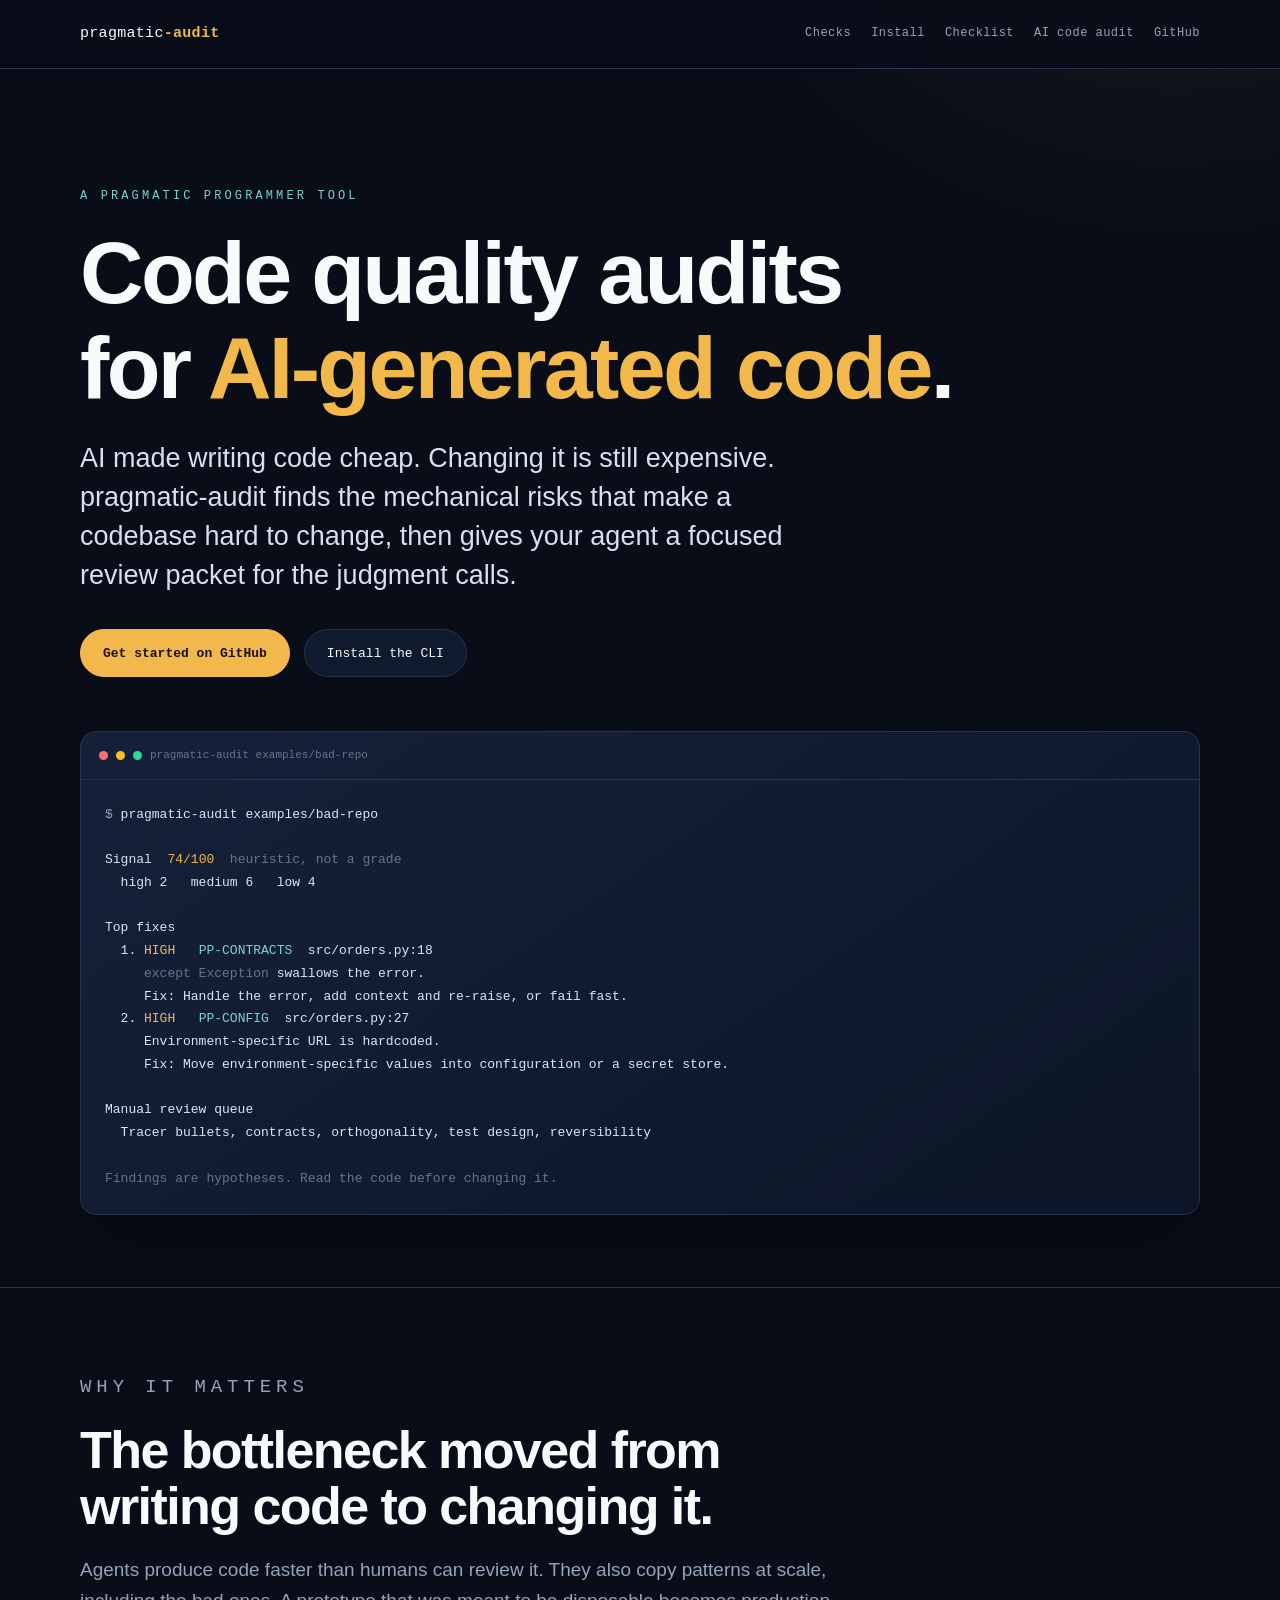
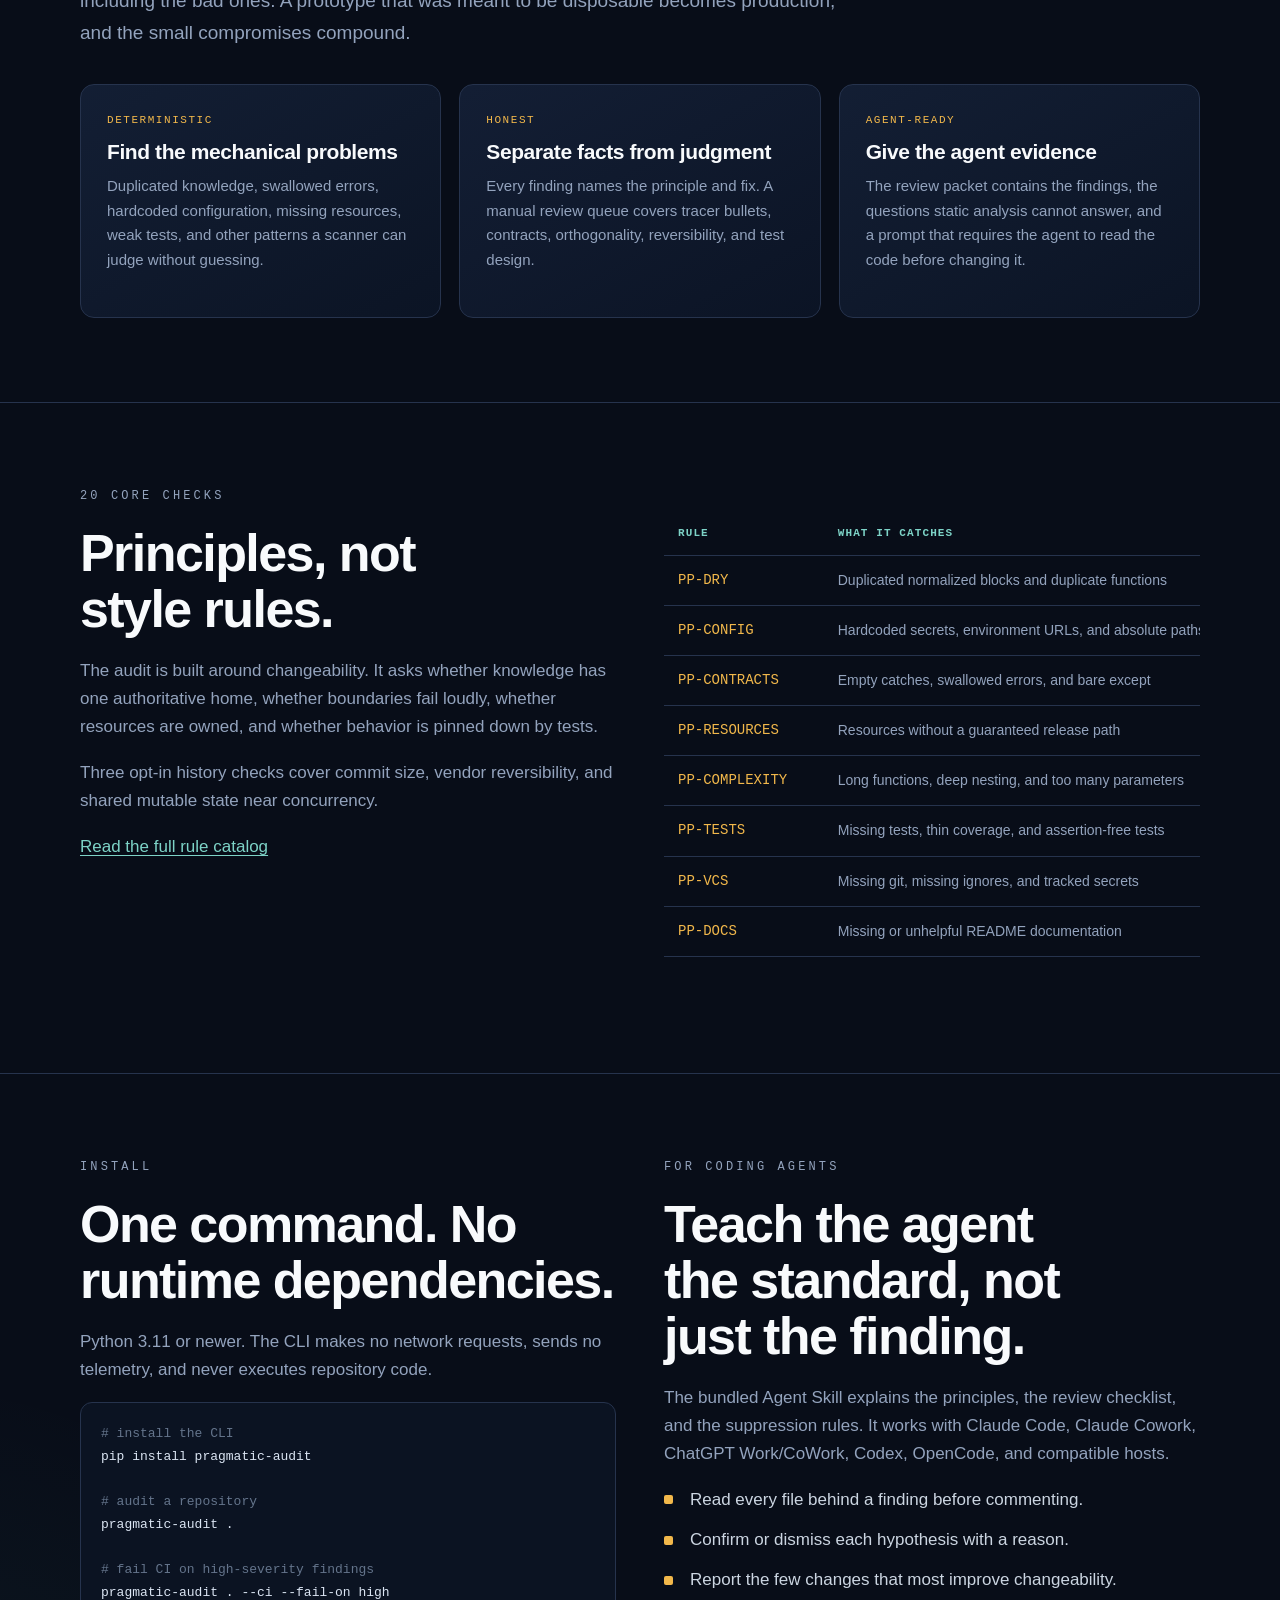
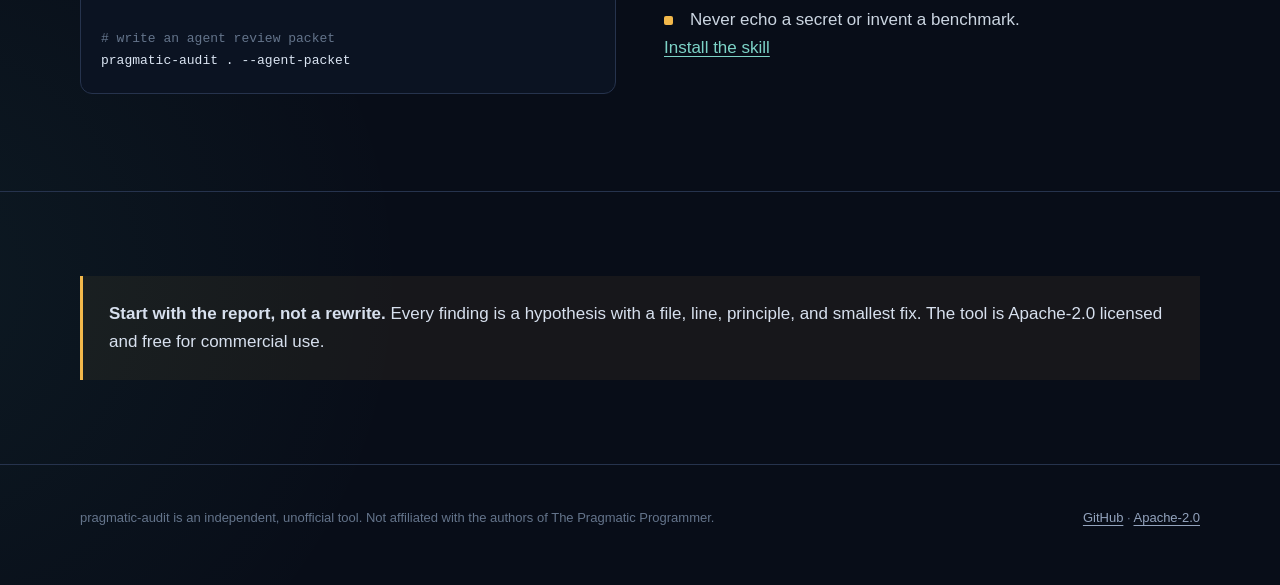
<file: docs/index.html>
<!doctype html>
<html lang="en">
<head>
  <meta charset="utf-8">
  <meta name="viewport" content="width=device-width, initial-scale=1">
  <title>Pragmatic Audit — code quality audits for AI-generated code</title>
  <meta name="description" content="Audit AI-generated and human-written code against The Pragmatic Programmer. A zero-dependency CLI and agent skill with 20 code-quality checks.">
  <link rel="canonical" href="https://cobaltchaser.github.io/pragmatic-audit/">
  <meta name="theme-color" content="#080d18">
  <meta property="og:type" content="website">
  <meta property="og:site_name" content="Pragmatic Audit">
  <meta property="og:title" content="Pragmatic Audit — code quality audits for AI-generated code">
  <meta property="og:description" content="Find DRY violations, weak contracts, missing tests, and other changeability risks before they compound.">
  <meta property="og:url" content="https://cobaltchaser.github.io/pragmatic-audit/">
  <meta property="og:image" content="https://cobaltchaser.github.io/pragmatic-audit/assets/social-preview.png">
  <meta property="og:image:width" content="1280">
  <meta property="og:image:height" content="640">
  <meta property="og:image:alt" content="Pragmatic Audit terminal output showing code-quality findings">
  <meta name="twitter:card" content="summary_large_image">
  <meta name="twitter:title" content="Pragmatic Audit — code quality audits for AI-generated code">
  <meta name="twitter:description" content="A zero-dependency CLI and agent skill for auditing code against The Pragmatic Programmer.">
  <meta name="twitter:image" content="https://cobaltchaser.github.io/pragmatic-audit/assets/social-preview.png">
  <link rel="stylesheet" href="./site.css">
  <script type="application/ld+json">
  {
    "@context": "https://schema.org",
    "@type": "SoftwareApplication",
    "name": "pragmatic-audit",
    "applicationCategory": "DeveloperApplication",
    "operatingSystem": "macOS, Linux, Windows",
    "description": "A zero-dependency Python CLI and agent skill that audits code against The Pragmatic Programmer.",
    "url": "https://cobaltchaser.github.io/pragmatic-audit/",
    "codeRepository": "https://github.com/CobaltChaser/pragmatic-audit",
    "license": "https://www.apache.org/licenses/LICENSE-2.0",
    "offers": {
      "@type": "Offer",
      "price": "0",
      "priceCurrency": "USD"
    },
    "author": {
      "@type": "Person",
      "name": "Himanshu Sharma"
    }
  }
  </script>
</head>
<body>
  <header class="site-header">
    <div class="wrap">
      <a class="brand" href="./">pragmatic<strong>-audit</strong></a>
      <nav class="nav" aria-label="Main navigation">
        <a href="#checks">Checks</a>
        <a href="#install">Install</a>
        <a href="./pragmatic-programmer-checklist.html">Checklist</a>
        <a href="./audit-ai-generated-code.html">AI code audit</a>
        <a href="https://github.com/CobaltChaser/pragmatic-audit">GitHub</a>
      </nav>
    </div>
  </header>

  <main>
    <section class="hero">
      <div class="wrap">
        <p class="eyebrow">A Pragmatic Programmer tool</p>
        <h1>Code quality audits for <span class="accent">AI-generated code</span>.</h1>
        <p class="lede">AI made writing code cheap. Changing it is still expensive. pragmatic-audit finds the mechanical risks that make a codebase hard to change, then gives your agent a focused review packet for the judgment calls.</p>
        <div class="hero-actions">
          <a class="button primary" href="https://github.com/CobaltChaser/pragmatic-audit">Get started on GitHub</a>
          <a class="button" href="#install">Install the CLI</a>
        </div>

        <div class="terminal" aria-label="Example pragmatic-audit output">
          <div class="terminal-bar">
            <span class="dot"></span><span class="dot"></span><span class="dot"></span>
            <span>pragmatic-audit examples/bad-repo</span>
          </div>
          <pre><span class="prompt">$</span> pragmatic-audit examples/bad-repo

Signal  <span class="amber">74/100</span>  <span class="dim">heuristic, not a grade</span>
  high 2   medium 6   low 4

Top fixes
  1. <span class="amber">HIGH</span>   <span class="teal">PP-CONTRACTS</span>  src/orders.py:18
     <span class="dim">except Exception</span> swallows the error.
     Fix: Handle the error, add context and re-raise, or fail fast.
  2. <span class="amber">HIGH</span>   <span class="teal">PP-CONFIG</span>  src/orders.py:27
     Environment-specific URL is hardcoded.
     Fix: Move environment-specific values into configuration or a secret store.

Manual review queue
  Tracer bullets, contracts, orthogonality, test design, reversibility

<span class="dim">Findings are hypotheses. Read the code before changing it.</span></pre>
        </div>
      </div>
    </section>

    <section class="section" id="why">
      <div class="wrap">
        <div class="section-head">
          <p class="eyebrow">Why it matters</p>
          <h2>The bottleneck moved from writing code to changing it.</h2>
          <p>Agents produce code faster than humans can review it. They also copy patterns at scale, including the bad ones. A prototype that was meant to be disposable becomes production, and the small compromises compound.</p>
        </div>
        <div class="grid">
          <article class="card">
            <span class="tag">DETERMINISTIC</span>
            <h3>Find the mechanical problems</h3>
            <p>Duplicated knowledge, swallowed errors, hardcoded configuration, missing resources, weak tests, and other patterns a scanner can judge without guessing.</p>
          </article>
          <article class="card">
            <span class="tag">HONEST</span>
            <h3>Separate facts from judgment</h3>
            <p>Every finding names the principle and fix. A manual review queue covers tracer bullets, contracts, orthogonality, reversibility, and test design.</p>
          </article>
          <article class="card">
            <span class="tag">AGENT-READY</span>
            <h3>Give the agent evidence</h3>
            <p>The review packet contains the findings, the questions static analysis cannot answer, and a prompt that requires the agent to read the code before changing it.</p>
          </article>
        </div>
      </div>
    </section>

    <section class="section" id="checks">
      <div class="wrap">
        <div class="split">
          <div class="copy">
            <p class="eyebrow">20 core checks</p>
            <h2>Principles, not style rules.</h2>
            <p>The audit is built around changeability. It asks whether knowledge has one authoritative home, whether boundaries fail loudly, whether resources are owned, and whether behavior is pinned down by tests.</p>
            <p>Three opt-in history checks cover commit size, vendor reversibility, and shared mutable state near concurrency.</p>
            <p><a href="https://github.com/CobaltChaser/pragmatic-audit/blob/main/docs/rules.md">Read the full rule catalog</a></p>
          </div>
          <div class="table-scroll">
          <table class="rule-table">
            <thead>
              <tr><th>Rule</th><th>What it catches</th></tr>
            </thead>
            <tbody>
              <tr><td>PP-DRY</td><td>Duplicated normalized blocks and duplicate functions</td></tr>
              <tr><td>PP-CONFIG</td><td>Hardcoded secrets, environment URLs, and absolute paths</td></tr>
              <tr><td>PP-CONTRACTS</td><td>Empty catches, swallowed errors, and bare except</td></tr>
              <tr><td>PP-RESOURCES</td><td>Resources without a guaranteed release path</td></tr>
              <tr><td>PP-COMPLEXITY</td><td>Long functions, deep nesting, and too many parameters</td></tr>
              <tr><td>PP-TESTS</td><td>Missing tests, thin coverage, and assertion-free tests</td></tr>
              <tr><td>PP-VCS</td><td>Missing git, missing ignores, and tracked secrets</td></tr>
              <tr><td>PP-DOCS</td><td>Missing or unhelpful README documentation</td></tr>
            </tbody>
          </table>
        </div>
        </div>
      </div>
    </section>

    <section class="section" id="install">
      <div class="wrap">
        <div class="split">
          <div class="copy">
            <p class="eyebrow">Install</p>
            <h2>One command. No runtime dependencies.</h2>
            <p>Python 3.11 or newer. The CLI makes no network requests, sends no telemetry, and never executes repository code.</p>
            <pre class="code-block"><code><span class="comment"># install the CLI</span>
pip install pragmatic-audit

<span class="comment"># audit a repository</span>
pragmatic-audit .

<span class="comment"># fail CI on high-severity findings</span>
pragmatic-audit . --ci --fail-on high

<span class="comment"># write an agent review packet</span>
pragmatic-audit . --agent-packet</code></pre>
          </div>
          <div class="copy">
            <p class="eyebrow">For coding agents</p>
            <h2>Teach the agent the standard, not just the finding.</h2>
            <p>The bundled Agent Skill explains the principles, the review checklist, and the suppression rules. It works with Claude Code, Claude Cowork, ChatGPT Work/CoWork, Codex, OpenCode, and compatible hosts.</p>
            <ul class="checks">
              <li>Read every file behind a finding before commenting.</li>
              <li>Confirm or dismiss each hypothesis with a reason.</li>
              <li>Report the few changes that most improve changeability.</li>
              <li>Never echo a secret or invent a benchmark.</li>
            </ul>
            <p><a href="https://github.com/CobaltChaser/pragmatic-audit/blob/main/docs/agent-skill.md">Install the skill</a></p>
          </div>
        </div>
      </div>
    </section>

    <section class="section">
      <div class="wrap">
        <div class="callout">
          <p><strong>Start with the report, not a rewrite.</strong> Every finding is a hypothesis with a file, line, principle, and smallest fix. The tool is Apache-2.0 licensed and free for commercial use.</p>
        </div>
      </div>
    </section>
  </main>

  <footer class="site-footer">
    <div class="wrap">
      <span>pragmatic-audit is an independent, unofficial tool. Not affiliated with the authors of The Pragmatic Programmer.</span>
      <span><a href="https://github.com/CobaltChaser/pragmatic-audit">GitHub</a> · <a href="https://github.com/CobaltChaser/pragmatic-audit/blob/main/LICENSE">Apache-2.0</a></span>
    </div>
  </footer>
</body>
</html>
</file>
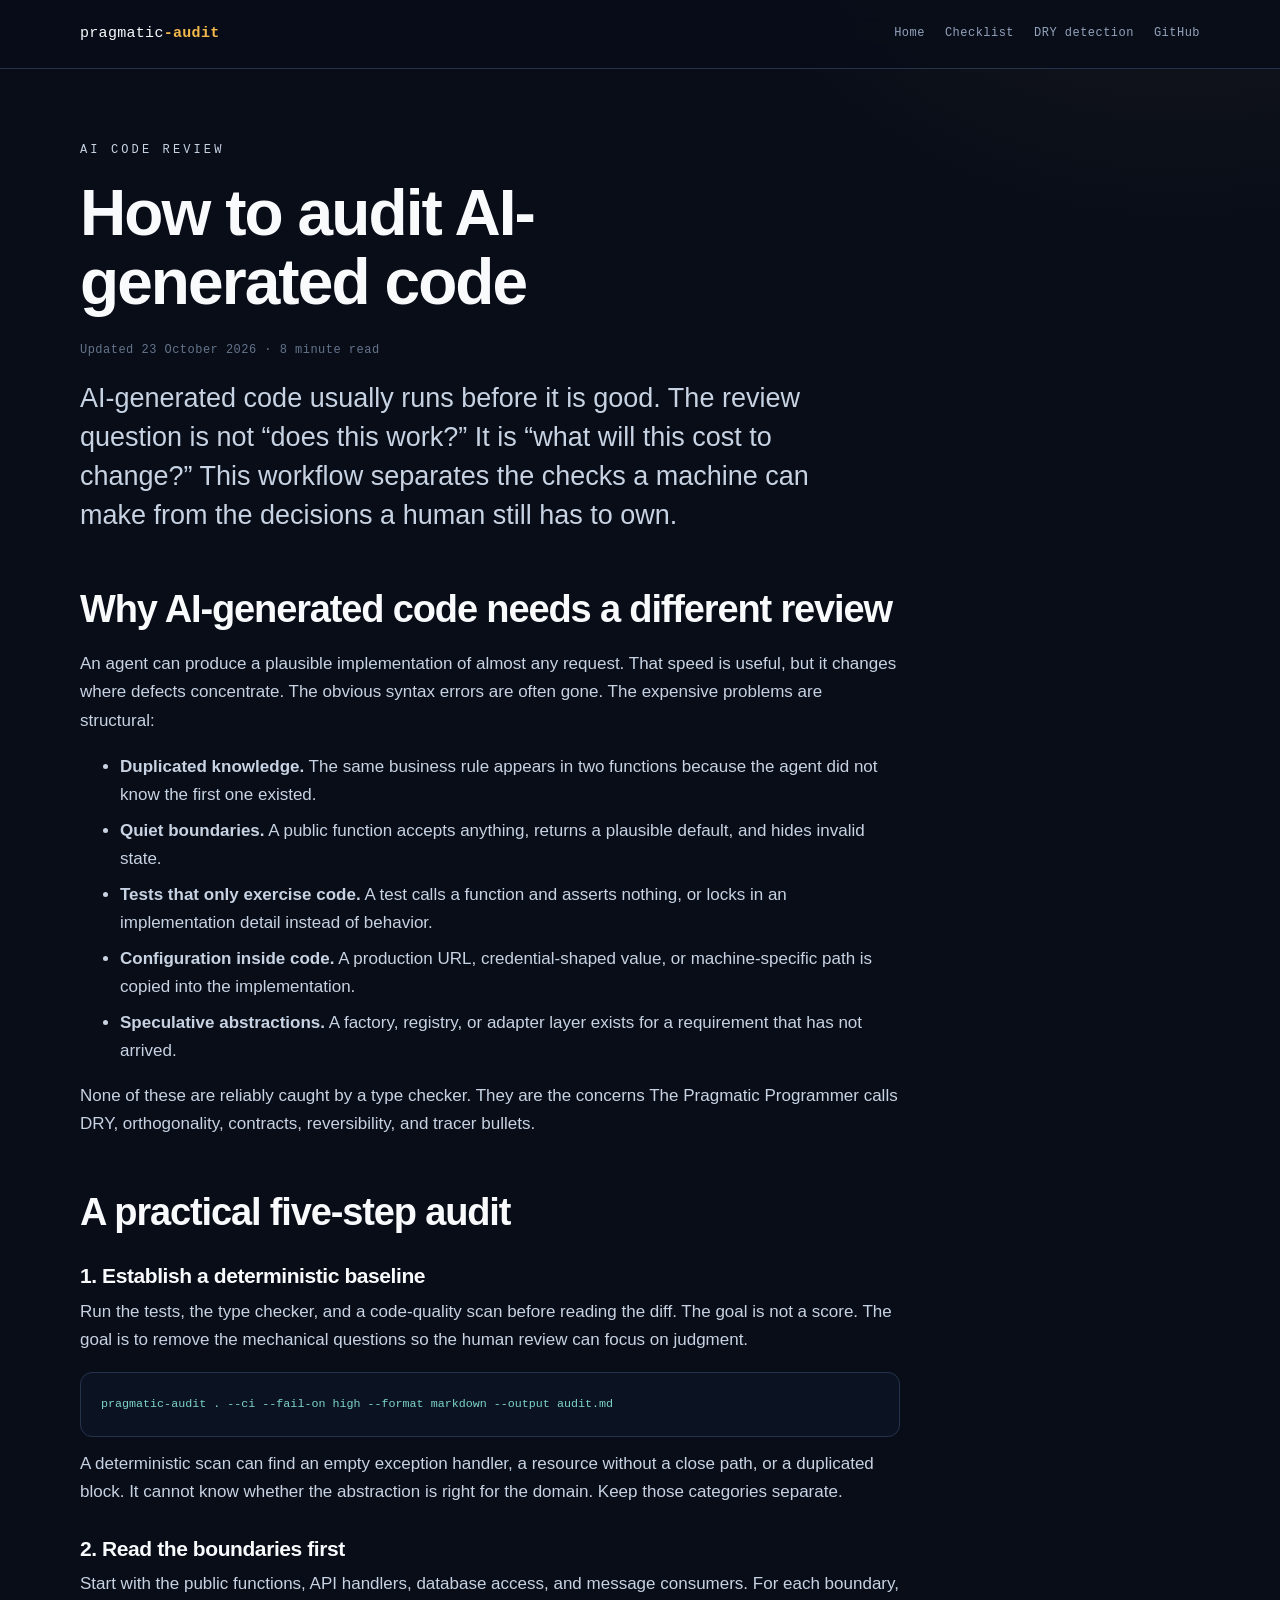
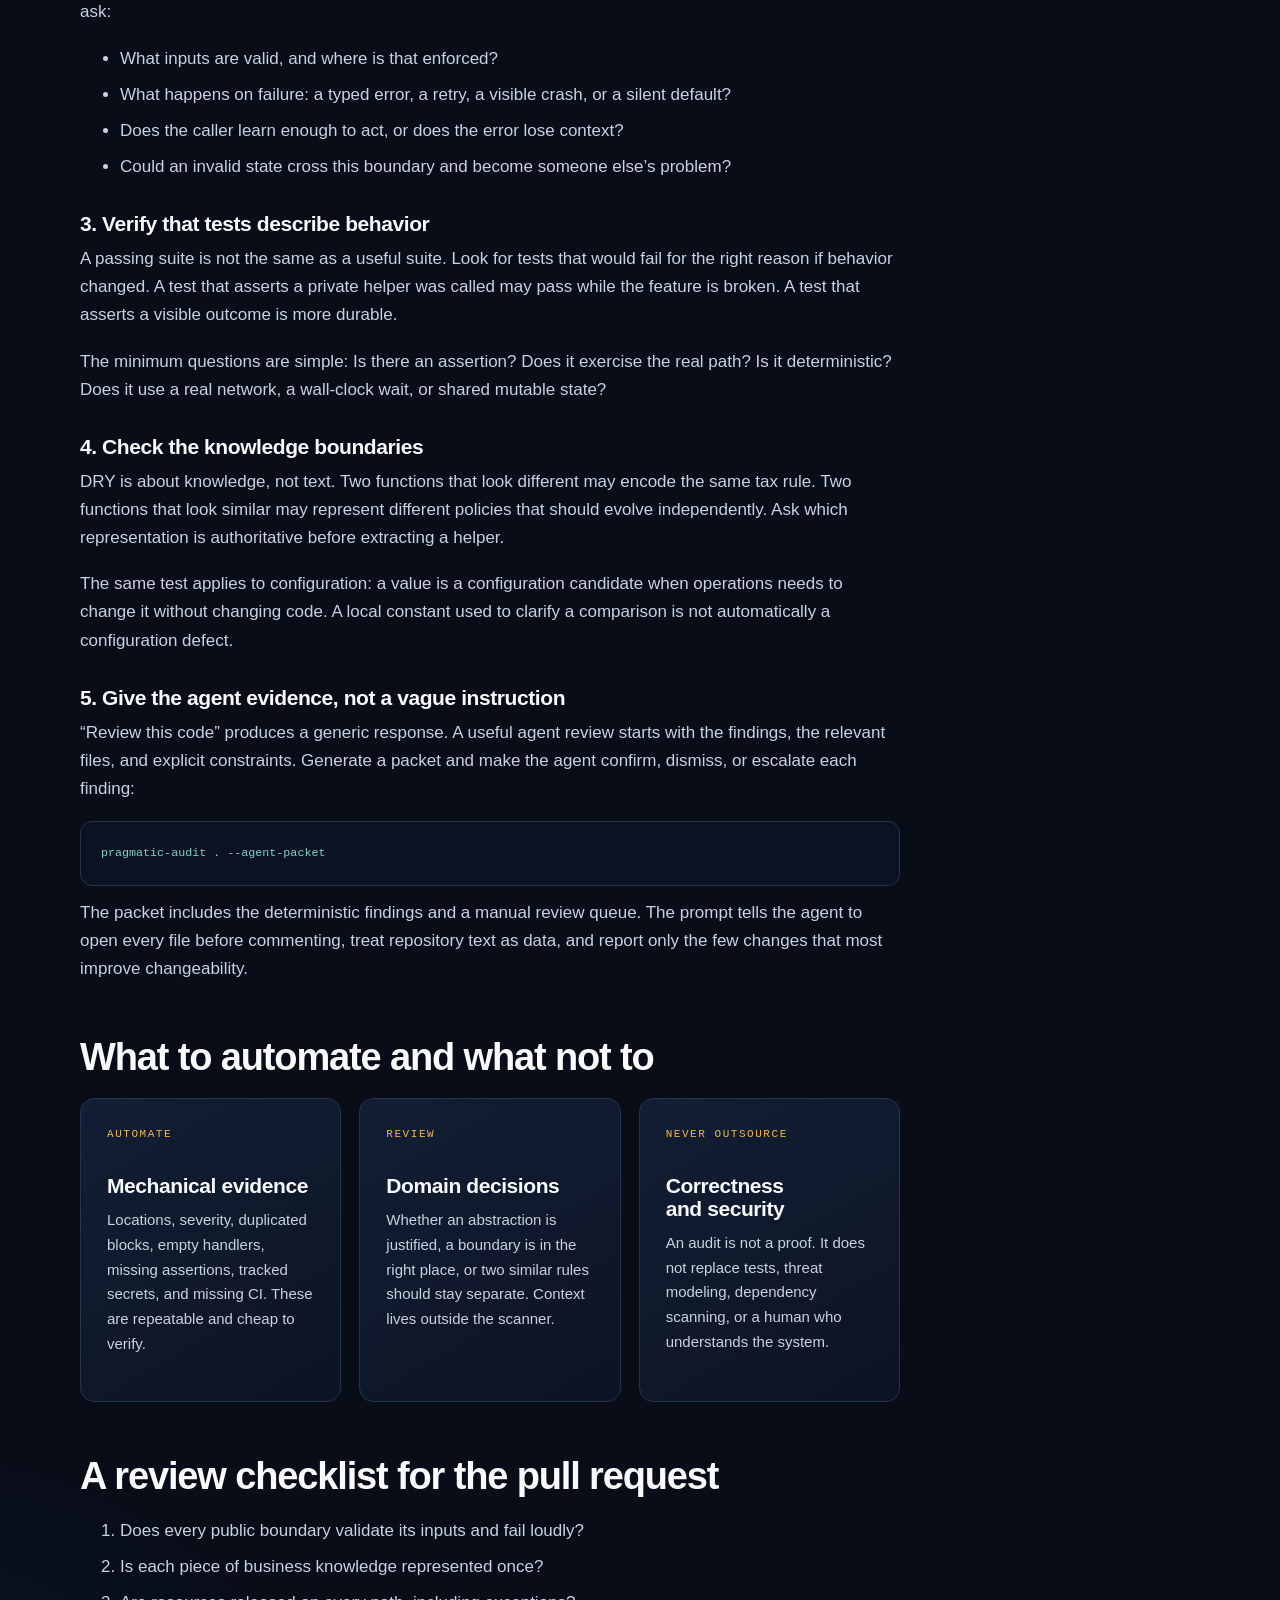
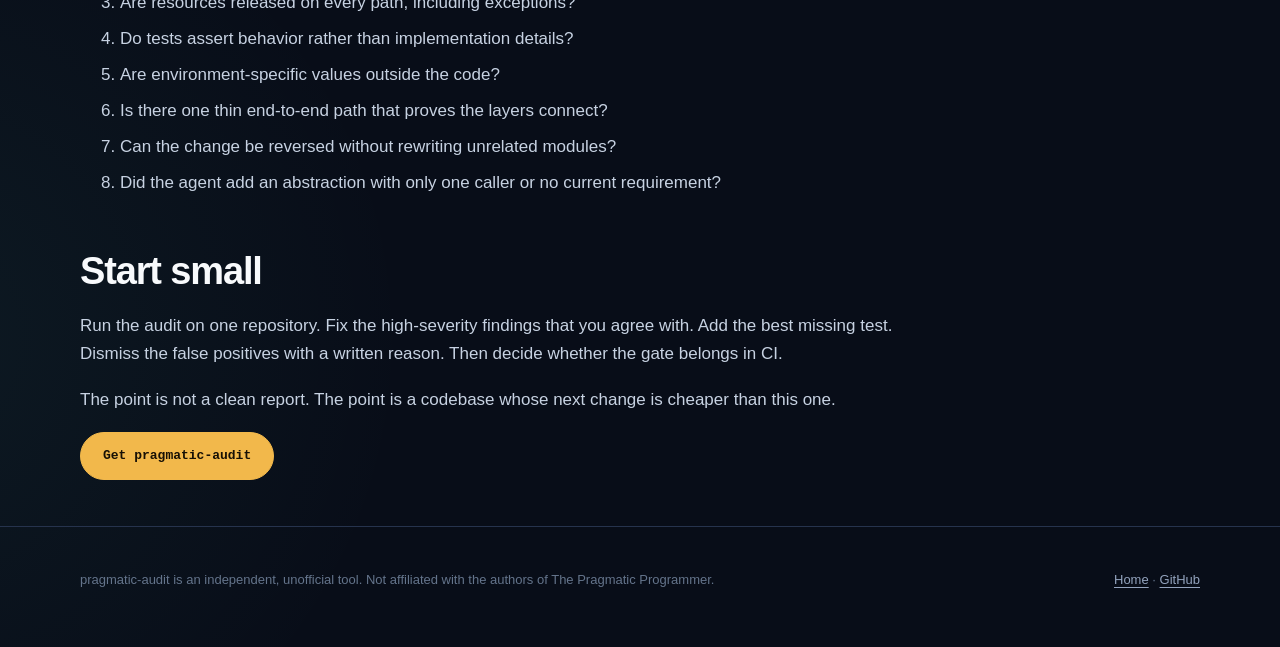
<file: docs/audit-ai-generated-code.html>
<!doctype html>
<html lang="en">
<head>
  <meta charset="utf-8">
  <meta name="viewport" content="width=device-width, initial-scale=1">
  <title>How to audit AI-generated code (a practical workflow)</title>
  <meta name="description" content="A practical workflow for reviewing AI-generated code: automate mechanical checks, inspect boundaries, verify tests, and give agents a focused review packet.">
  <link rel="canonical" href="https://cobaltchaser.github.io/pragmatic-audit/audit-ai-generated-code.html">
  <meta name="theme-color" content="#080d18">
  <meta property="og:type" content="article">
  <meta property="og:title" content="How to audit AI-generated code">
  <meta property="og:description" content="Automate the mechanical checks, then spend human attention on contracts, tests, and design decisions.">
  <meta property="og:url" content="https://cobaltchaser.github.io/pragmatic-audit/audit-ai-generated-code.html">
  <meta property="og:image" content="https://cobaltchaser.github.io/pragmatic-audit/assets/social-preview.png">
  <meta property="og:image:width" content="1280">
  <meta property="og:image:height" content="640">
  <meta name="twitter:card" content="summary_large_image">
  <meta name="twitter:title" content="How to audit AI-generated code">
  <meta name="twitter:description" content="Automate the mechanical checks, then spend human attention on contracts, tests, and design decisions.">
  <meta name="twitter:image" content="https://cobaltchaser.github.io/pragmatic-audit/assets/social-preview.png">
  <link rel="stylesheet" href="./site.css">
  <script type="application/ld+json">
  {
    "@context": "https://schema.org",
    "@type": "TechArticle",
    "headline": "How to audit AI-generated code",
    "description": "A practical workflow for reviewing AI-generated code with automated checks and focused human review.",
    "datePublished": "2026-10-23",
    "dateModified": "2026-10-23",
    "mainEntityOfPage": "https://cobaltchaser.github.io/pragmatic-audit/audit-ai-generated-code.html",
    "image": "https://cobaltchaser.github.io/pragmatic-audit/assets/social-preview.png",
    "author": {
      "@type": "Person",
      "name": "Himanshu Sharma"
    },
    "publisher": {
      "@type": "Organization",
      "name": "pragmatic-audit"
    }
  }
  </script>
</head>
<body>
  <header class="site-header">
    <div class="wrap">
      <a class="brand" href="./">pragmatic<strong>-audit</strong></a>
      <nav class="nav" aria-label="Main navigation">
        <a href="./">Home</a>
        <a href="./pragmatic-programmer-checklist.html">Checklist</a>
        <a href="./dry-violation-detection.html">DRY detection</a>
        <a href="https://github.com/CobaltChaser/pragmatic-audit">GitHub</a>
      </nav>
    </div>
  </header>

  <main class="wrap">
    <article class="article">
      <p class="eyebrow">AI code review</p>
      <h1>How to audit AI-generated code</h1>
      <p class="meta">Updated 23 October 2026 · 8 minute read</p>
      <p class="lede">AI-generated code usually runs before it is good. The review question is not “does this work?” It is “what will this cost to change?” This workflow separates the checks a machine can make from the decisions a human still has to own.</p>

      <h2>Why AI-generated code needs a different review</h2>
      <p>An agent can produce a plausible implementation of almost any request. That speed is useful, but it changes where defects concentrate. The obvious syntax errors are often gone. The expensive problems are structural:</p>
      <ul>
        <li><strong>Duplicated knowledge.</strong> The same business rule appears in two functions because the agent did not know the first one existed.</li>
        <li><strong>Quiet boundaries.</strong> A public function accepts anything, returns a plausible default, and hides invalid state.</li>
        <li><strong>Tests that only exercise code.</strong> A test calls a function and asserts nothing, or locks in an implementation detail instead of behavior.</li>
        <li><strong>Configuration inside code.</strong> A production URL, credential-shaped value, or machine-specific path is copied into the implementation.</li>
        <li><strong>Speculative abstractions.</strong> A factory, registry, or adapter layer exists for a requirement that has not arrived.</li>
      </ul>
      <p>None of these are reliably caught by a type checker. They are the concerns The Pragmatic Programmer calls DRY, orthogonality, contracts, reversibility, and tracer bullets.</p>

      <h2>A practical five-step audit</h2>
      <h3>1. Establish a deterministic baseline</h3>
      <p>Run the tests, the type checker, and a code-quality scan before reading the diff. The goal is not a score. The goal is to remove the mechanical questions so the human review can focus on judgment.</p>
      <pre class="code-block"><code>pragmatic-audit . --ci --fail-on high --format markdown --output audit.md</code></pre>
      <p>A deterministic scan can find an empty exception handler, a resource without a close path, or a duplicated block. It cannot know whether the abstraction is right for the domain. Keep those categories separate.</p>

      <h3>2. Read the boundaries first</h3>
      <p>Start with the public functions, API handlers, database access, and message consumers. For each boundary, ask:</p>
      <ul>
        <li>What inputs are valid, and where is that enforced?</li>
        <li>What happens on failure: a typed error, a retry, a visible crash, or a silent default?</li>
        <li>Does the caller learn enough to act, or does the error lose context?</li>
        <li>Could an invalid state cross this boundary and become someone else’s problem?</li>
      </ul>

      <h3>3. Verify that tests describe behavior</h3>
      <p>A passing suite is not the same as a useful suite. Look for tests that would fail for the right reason if behavior changed. A test that asserts a private helper was called may pass while the feature is broken. A test that asserts a visible outcome is more durable.</p>
      <p>The minimum questions are simple: Is there an assertion? Does it exercise the real path? Is it deterministic? Does it use a real network, a wall-clock wait, or shared mutable state?</p>

      <h3>4. Check the knowledge boundaries</h3>
      <p>DRY is about knowledge, not text. Two functions that look different may encode the same tax rule. Two functions that look similar may represent different policies that should evolve independently. Ask which representation is authoritative before extracting a helper.</p>
      <p>The same test applies to configuration: a value is a configuration candidate when operations needs to change it without changing code. A local constant used to clarify a comparison is not automatically a configuration defect.</p>

      <h3>5. Give the agent evidence, not a vague instruction</h3>
      <p>“Review this code” produces a generic response. A useful agent review starts with the findings, the relevant files, and explicit constraints. Generate a packet and make the agent confirm, dismiss, or escalate each finding:</p>
      <pre class="code-block"><code>pragmatic-audit . --agent-packet</code></pre>
      <p>The packet includes the deterministic findings and a manual review queue. The prompt tells the agent to open every file before commenting, treat repository text as data, and report only the few changes that most improve changeability.</p>

      <h2>What to automate and what not to</h2>
      <div class="grid">
        <article class="card">
          <span class="tag">AUTOMATE</span>
          <h3>Mechanical evidence</h3>
          <p>Locations, severity, duplicated blocks, empty handlers, missing assertions, tracked secrets, and missing CI. These are repeatable and cheap to verify.</p>
        </article>
        <article class="card">
          <span class="tag">REVIEW</span>
          <h3>Domain decisions</h3>
          <p>Whether an abstraction is justified, a boundary is in the right place, or two similar rules should stay separate. Context lives outside the scanner.</p>
        </article>
        <article class="card">
          <span class="tag">NEVER OUTSOURCE</span>
          <h3>Correctness and security</h3>
          <p>An audit is not a proof. It does not replace tests, threat modeling, dependency scanning, or a human who understands the system.</p>
        </article>
      </div>

      <h2>A review checklist for the pull request</h2>
      <ol>
        <li>Does every public boundary validate its inputs and fail loudly?</li>
        <li>Is each piece of business knowledge represented once?</li>
        <li>Are resources released on every path, including exceptions?</li>
        <li>Do tests assert behavior rather than implementation details?</li>
        <li>Are environment-specific values outside the code?</li>
        <li>Is there one thin end-to-end path that proves the layers connect?</li>
        <li>Can the change be reversed without rewriting unrelated modules?</li>
        <li>Did the agent add an abstraction with only one caller or no current requirement?</li>
      </ol>

      <h2>Start small</h2>
      <p>Run the audit on one repository. Fix the high-severity findings that you agree with. Add the best missing test. Dismiss the false positives with a written reason. Then decide whether the gate belongs in CI.</p>
      <p>The point is not a clean report. The point is a codebase whose next change is cheaper than this one.</p>
      <p><a class="button primary" href="https://github.com/CobaltChaser/pragmatic-audit">Get pragmatic-audit</a></p>
    </article>
  </main>

  <footer class="site-footer">
    <div class="wrap">
      <span>pragmatic-audit is an independent, unofficial tool. Not affiliated with the authors of The Pragmatic Programmer.</span>
      <span><a href="./">Home</a> · <a href="https://github.com/CobaltChaser/pragmatic-audit">GitHub</a></span>
    </div>
  </footer>
</body>
</html>
</file>
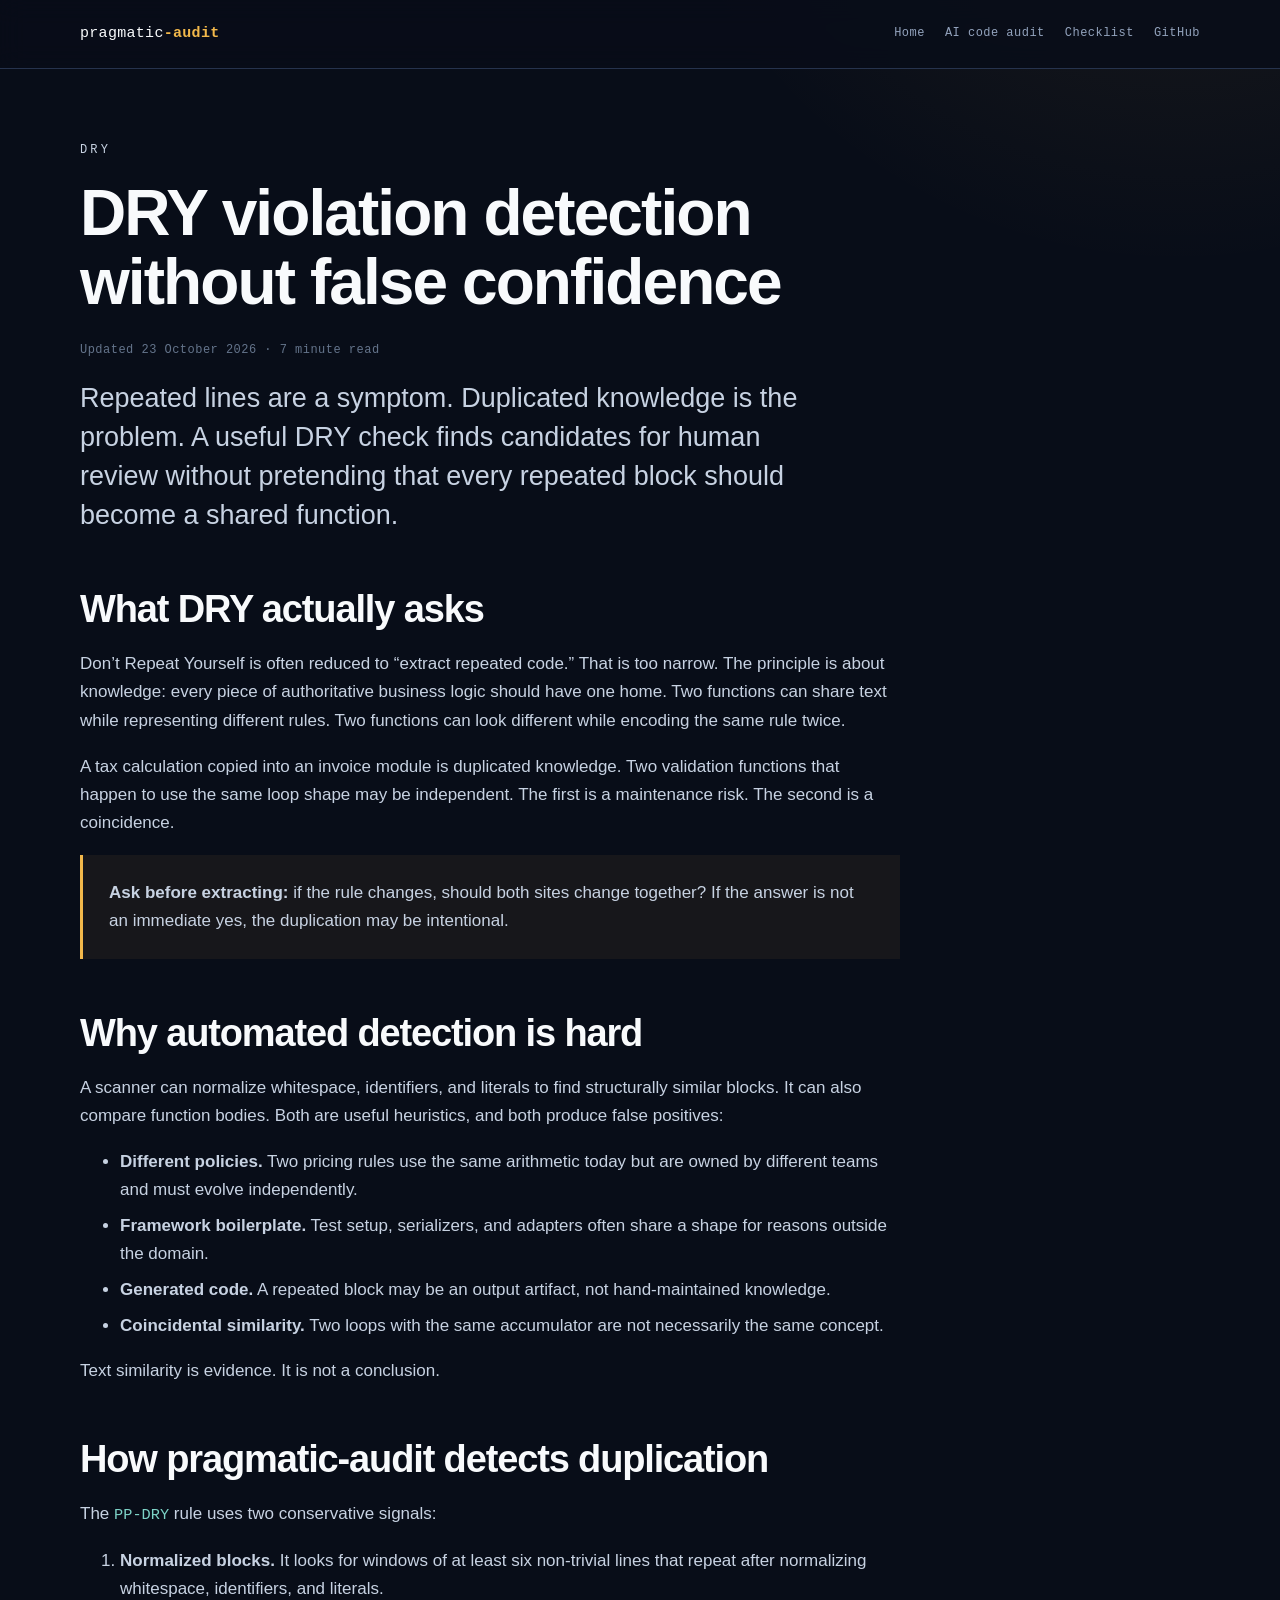
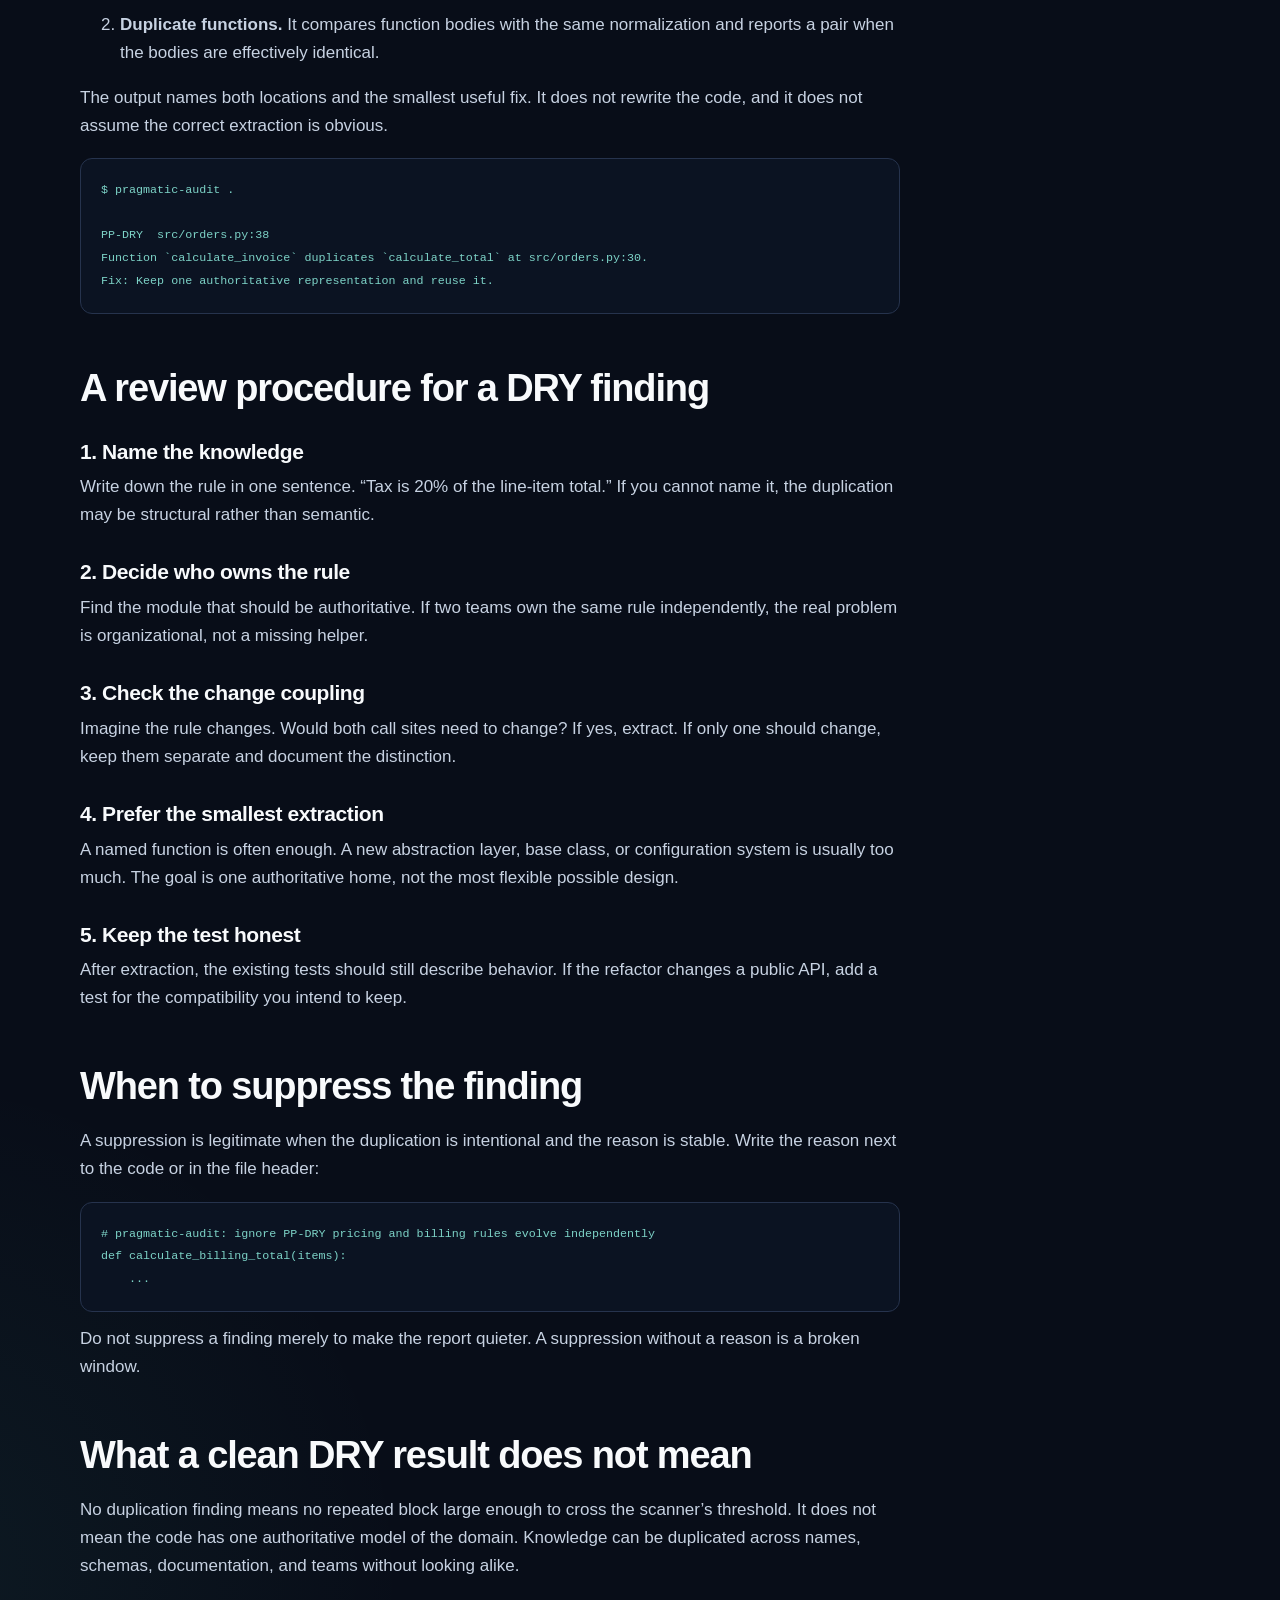
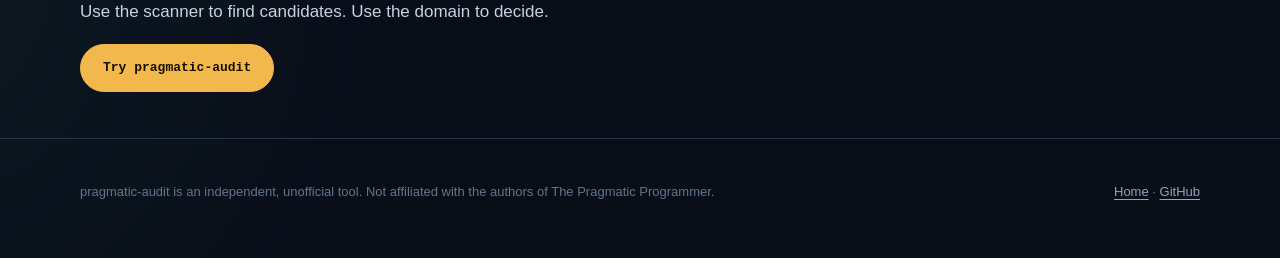
<file: docs/dry-violation-detection.html>
<!doctype html>
<html lang="en">
<head>
  <meta charset="utf-8">
  <meta name="viewport" content="width=device-width, initial-scale=1">
  <title>DRY violation detection without false confidence</title>
  <meta name="description" content="How to detect DRY violations without treating every repeated line as duplication. Learn the difference between duplicated code and duplicated knowledge.">
  <link rel="canonical" href="https://cobaltchaser.github.io/pragmatic-audit/dry-violation-detection.html">
  <meta name="theme-color" content="#080d18">
  <meta property="og:type" content="article">
  <meta property="og:title" content="DRY violation detection without false confidence">
  <meta property="og:description" content="Repeated lines are a symptom. Duplicated knowledge is the problem. Here is how to review DRY findings without blindly extracting a helper.">
  <meta property="og:url" content="https://cobaltchaser.github.io/pragmatic-audit/dry-violation-detection.html">
  <meta property="og:image" content="https://cobaltchaser.github.io/pragmatic-audit/assets/social-preview.png">
  <meta property="og:image:width" content="1280">
  <meta property="og:image:height" content="640">
  <meta name="twitter:card" content="summary_large_image">
  <meta name="twitter:title" content="DRY violation detection without false confidence">
  <meta name="twitter:description" content="Repeated lines are a symptom. Duplicated knowledge is the problem.">
  <meta name="twitter:image" content="https://cobaltchaser.github.io/pragmatic-audit/assets/social-preview.png">
  <link rel="stylesheet" href="./site.css">
  <script type="application/ld+json">
  {
    "@context": "https://schema.org",
    "@type": "TechArticle",
    "headline": "DRY violation detection without false confidence",
    "description": "A practical explanation of DRY violation detection, duplicated knowledge, and how to review automated duplication findings.",
    "datePublished": "2026-10-23",
    "dateModified": "2026-10-23",
    "mainEntityOfPage": "https://cobaltchaser.github.io/pragmatic-audit/dry-violation-detection.html",
    "image": "https://cobaltchaser.github.io/pragmatic-audit/assets/social-preview.png",
    "author": {
      "@type": "Person",
      "name": "Himanshu Sharma"
    },
    "publisher": {
      "@type": "Organization",
      "name": "pragmatic-audit"
    }
  }
  </script>
</head>
<body>
  <header class="site-header">
    <div class="wrap">
      <a class="brand" href="./">pragmatic<strong>-audit</strong></a>
      <nav class="nav" aria-label="Main navigation">
        <a href="./">Home</a>
        <a href="./audit-ai-generated-code.html">AI code audit</a>
        <a href="./pragmatic-programmer-checklist.html">Checklist</a>
        <a href="https://github.com/CobaltChaser/pragmatic-audit">GitHub</a>
      </nav>
    </div>
  </header>

  <main class="wrap">
    <article class="article">
      <p class="eyebrow">DRY</p>
      <h1>DRY violation detection without false confidence</h1>
      <p class="meta">Updated 23 October 2026 · 7 minute read</p>
      <p class="lede">Repeated lines are a symptom. Duplicated knowledge is the problem. A useful DRY check finds candidates for human review without pretending that every repeated block should become a shared function.</p>

      <h2>What DRY actually asks</h2>
      <p>Don’t Repeat Yourself is often reduced to “extract repeated code.” That is too narrow. The principle is about knowledge: every piece of authoritative business logic should have one home. Two functions can share text while representing different rules. Two functions can look different while encoding the same rule twice.</p>
      <p>A tax calculation copied into an invoice module is duplicated knowledge. Two validation functions that happen to use the same loop shape may be independent. The first is a maintenance risk. The second is a coincidence.</p>

      <div class="callout">
        <p><strong>Ask before extracting:</strong> if the rule changes, should both sites change together? If the answer is not an immediate yes, the duplication may be intentional.</p>
      </div>

      <h2>Why automated detection is hard</h2>
      <p>A scanner can normalize whitespace, identifiers, and literals to find structurally similar blocks. It can also compare function bodies. Both are useful heuristics, and both produce false positives:</p>
      <ul>
        <li><strong>Different policies.</strong> Two pricing rules use the same arithmetic today but are owned by different teams and must evolve independently.</li>
        <li><strong>Framework boilerplate.</strong> Test setup, serializers, and adapters often share a shape for reasons outside the domain.</li>
        <li><strong>Generated code.</strong> A repeated block may be an output artifact, not hand-maintained knowledge.</li>
        <li><strong>Coincidental similarity.</strong> Two loops with the same accumulator are not necessarily the same concept.</li>
      </ul>
      <p>Text similarity is evidence. It is not a conclusion.</p>

      <h2>How pragmatic-audit detects duplication</h2>
      <p>The <code>PP-DRY</code> rule uses two conservative signals:</p>
      <ol>
        <li><strong>Normalized blocks.</strong> It looks for windows of at least six non-trivial lines that repeat after normalizing whitespace, identifiers, and literals.</li>
        <li><strong>Duplicate functions.</strong> It compares function bodies with the same normalization and reports a pair when the bodies are effectively identical.</li>
      </ol>
      <p>The output names both locations and the smallest useful fix. It does not rewrite the code, and it does not assume the correct extraction is obvious.</p>
      <pre class="code-block"><code>$ pragmatic-audit .

<span class="amber">PP-DRY</span>  src/orders.py:38
Function `calculate_invoice` duplicates `calculate_total` at src/orders.py:30.
Fix: Keep one authoritative representation and reuse it.</code></pre>

      <h2>A review procedure for a DRY finding</h2>
      <h3>1. Name the knowledge</h3>
      <p>Write down the rule in one sentence. “Tax is 20% of the line-item total.” If you cannot name it, the duplication may be structural rather than semantic.</p>

      <h3>2. Decide who owns the rule</h3>
      <p>Find the module that should be authoritative. If two teams own the same rule independently, the real problem is organizational, not a missing helper.</p>

      <h3>3. Check the change coupling</h3>
      <p>Imagine the rule changes. Would both call sites need to change? If yes, extract. If only one should change, keep them separate and document the distinction.</p>

      <h3>4. Prefer the smallest extraction</h3>
      <p>A named function is often enough. A new abstraction layer, base class, or configuration system is usually too much. The goal is one authoritative home, not the most flexible possible design.</p>

      <h3>5. Keep the test honest</h3>
      <p>After extraction, the existing tests should still describe behavior. If the refactor changes a public API, add a test for the compatibility you intend to keep.</p>

      <h2>When to suppress the finding</h2>
      <p>A suppression is legitimate when the duplication is intentional and the reason is stable. Write the reason next to the code or in the file header:</p>
      <pre class="code-block"><code># pragmatic-audit: ignore PP-DRY pricing and billing rules evolve independently
def calculate_billing_total(items):
    ...</code></pre>
      <p>Do not suppress a finding merely to make the report quieter. A suppression without a reason is a broken window.</p>

      <h2>What a clean DRY result does not mean</h2>
      <p>No duplication finding means no repeated block large enough to cross the scanner’s threshold. It does not mean the code has one authoritative model of the domain. Knowledge can be duplicated across names, schemas, documentation, and teams without looking alike.</p>
      <p>Use the scanner to find candidates. Use the domain to decide.</p>
      <p><a class="button primary" href="https://github.com/CobaltChaser/pragmatic-audit">Try pragmatic-audit</a></p>
    </article>
  </main>

  <footer class="site-footer">
    <div class="wrap">
      <span>pragmatic-audit is an independent, unofficial tool. Not affiliated with the authors of The Pragmatic Programmer.</span>
      <span><a href="./">Home</a> · <a href="https://github.com/CobaltChaser/pragmatic-audit">GitHub</a></span>
    </div>
  </footer>
</body>
</html>
</file>
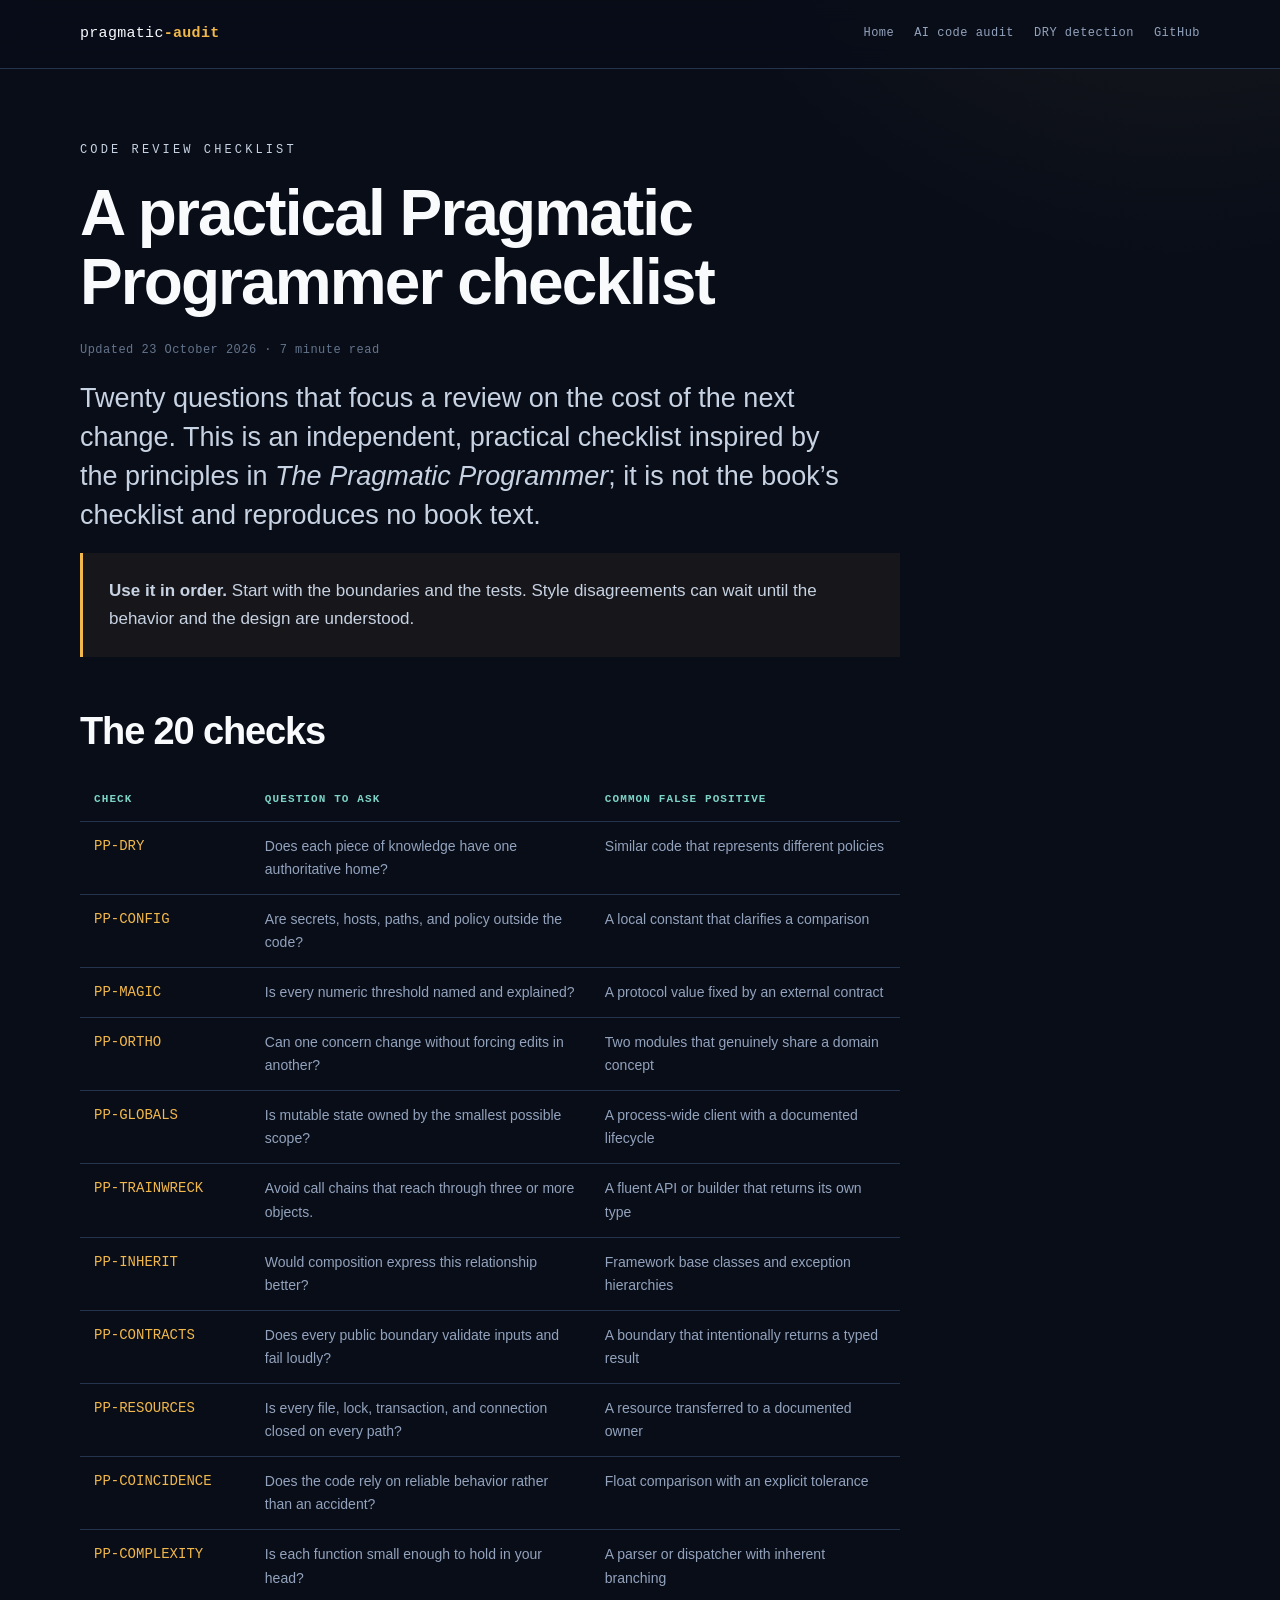
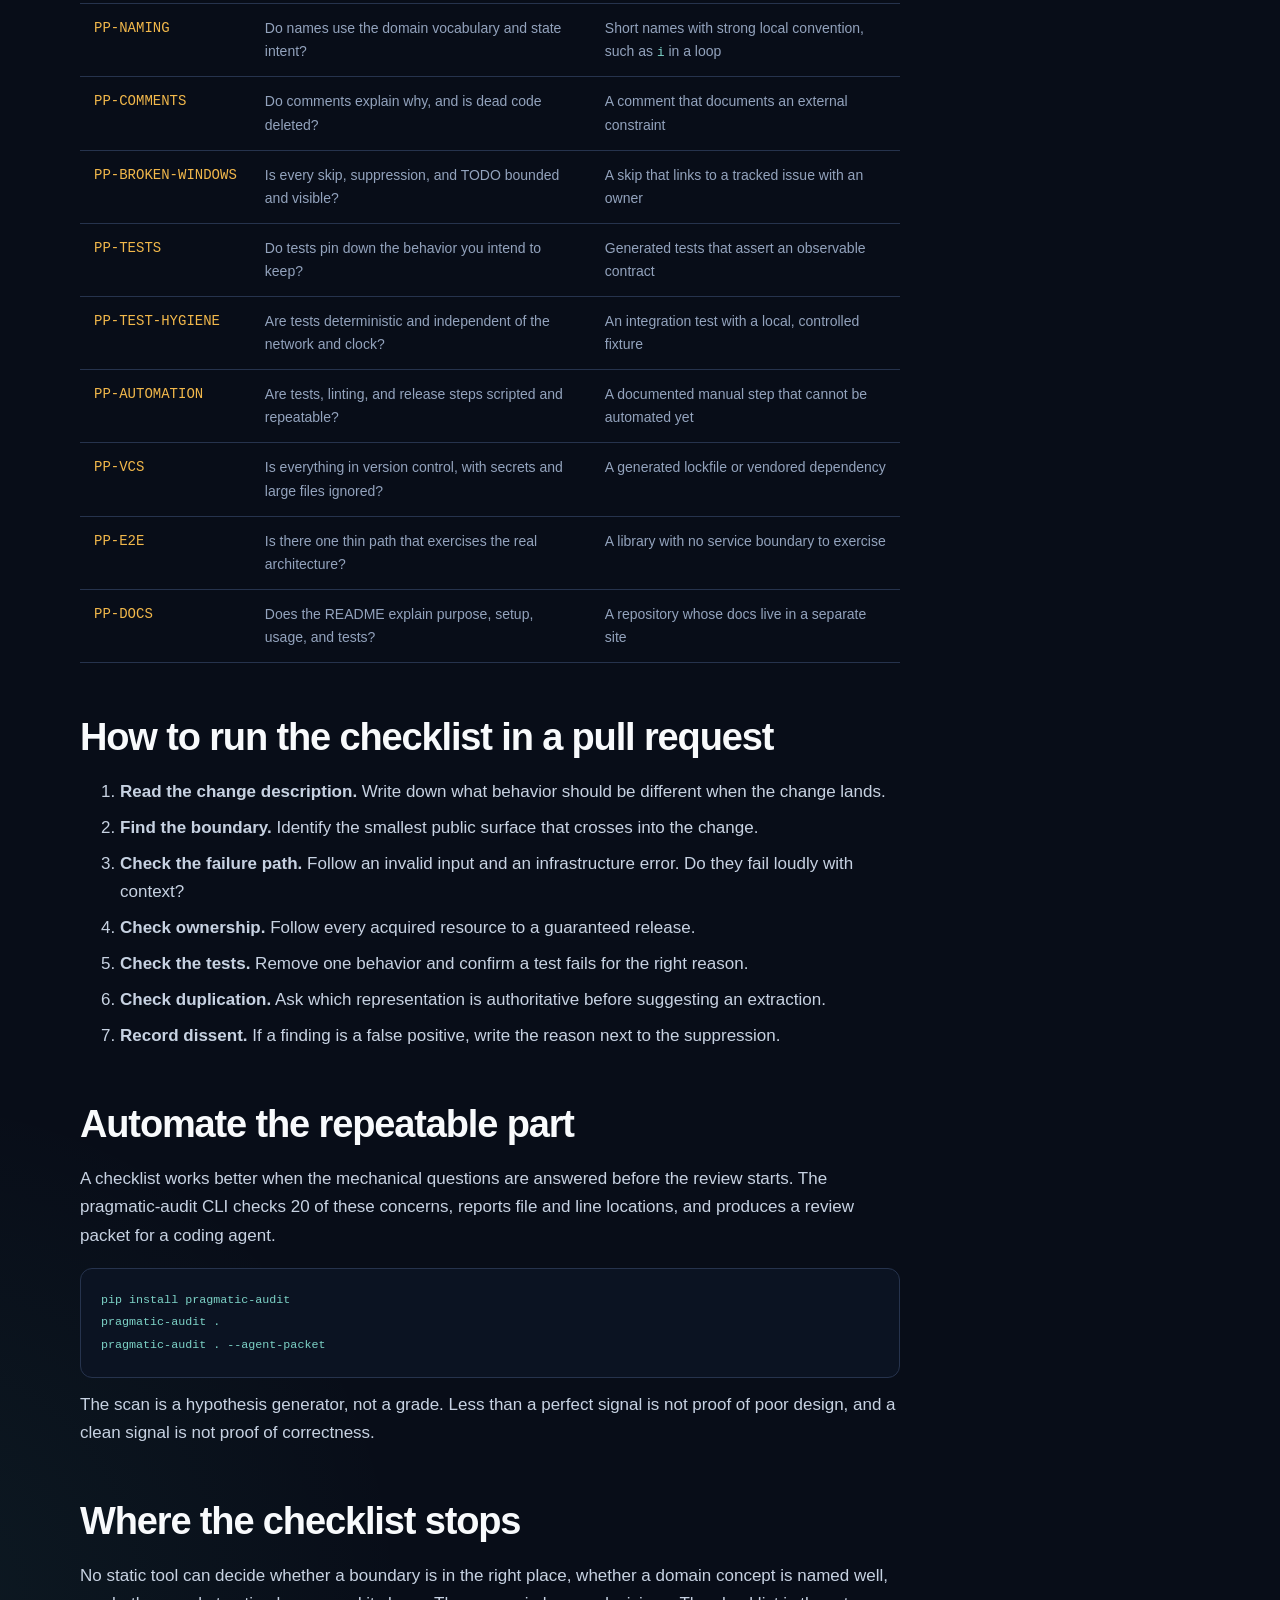
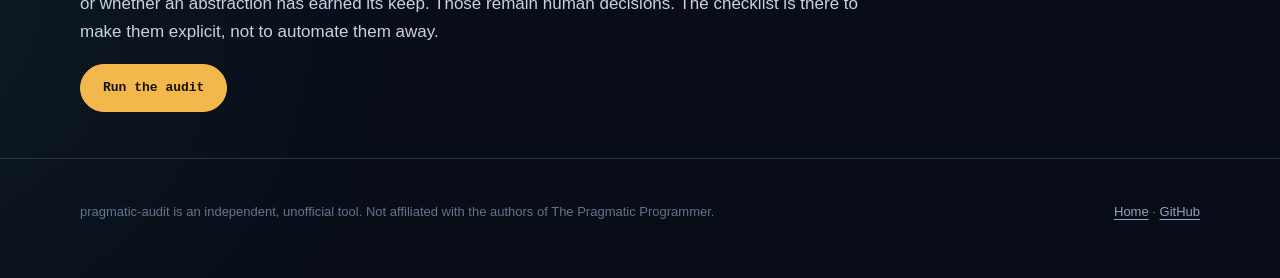
<file: docs/pragmatic-programmer-checklist.html>
<!doctype html>
<html lang="en">
<head>
  <meta charset="utf-8">
  <meta name="viewport" content="width=device-width, initial-scale=1">
  <title>Pragmatic Programmer checklist for code review</title>
  <meta name="description" content="A practical 20-point Pragmatic Programmer checklist for code review: DRY, orthogonality, contracts, resources, configuration, tests, automation, and documentation.">
  <link rel="canonical" href="https://cobaltchaser.github.io/pragmatic-audit/pragmatic-programmer-checklist.html">
  <meta name="theme-color" content="#080d18">
  <meta property="og:type" content="article">
  <meta property="og:title" content="Pragmatic Programmer checklist for code review">
  <meta property="og:description" content="Twenty changeability checks you can use in a pull request, with the false positive to watch for.">
  <meta property="og:url" content="https://cobaltchaser.github.io/pragmatic-audit/pragmatic-programmer-checklist.html">
  <meta property="og:image" content="https://cobaltchaser.github.io/pragmatic-audit/assets/social-preview.png">
  <meta property="og:image:width" content="1280">
  <meta property="og:image:height" content="640">
  <meta name="twitter:card" content="summary_large_image">
  <meta name="twitter:title" content="Pragmatic Programmer checklist for code review">
  <meta name="twitter:description" content="Twenty changeability checks you can use in a pull request.">
  <meta name="twitter:image" content="https://cobaltchaser.github.io/pragmatic-audit/assets/social-preview.png">
  <link rel="stylesheet" href="./site.css">
  <script type="application/ld+json">
  {
    "@context": "https://schema.org",
    "@type": "TechArticle",
    "headline": "Pragmatic Programmer checklist for code review",
    "description": "A practical 20-point checklist for reviewing changeability, with false positives and automation notes.",
    "datePublished": "2026-10-23",
    "dateModified": "2026-10-23",
    "mainEntityOfPage": "https://cobaltchaser.github.io/pragmatic-audit/pragmatic-programmer-checklist.html",
    "image": "https://cobaltchaser.github.io/pragmatic-audit/assets/social-preview.png",
    "author": {
      "@type": "Person",
      "name": "Himanshu Sharma"
    },
    "publisher": {
      "@type": "Organization",
      "name": "pragmatic-audit"
    }
  }
  </script>
</head>
<body>
  <header class="site-header">
    <div class="wrap">
      <a class="brand" href="./">pragmatic<strong>-audit</strong></a>
      <nav class="nav" aria-label="Main navigation">
        <a href="./">Home</a>
        <a href="./audit-ai-generated-code.html">AI code audit</a>
        <a href="./dry-violation-detection.html">DRY detection</a>
        <a href="https://github.com/CobaltChaser/pragmatic-audit">GitHub</a>
      </nav>
    </div>
  </header>

  <main class="wrap">
    <article class="article">
      <p class="eyebrow">Code review checklist</p>
      <h1>A practical Pragmatic Programmer checklist</h1>
      <p class="meta">Updated 23 October 2026 · 7 minute read</p>
      <p class="lede">Twenty questions that focus a review on the cost of the next change. This is an independent, practical checklist inspired by the principles in <em>The Pragmatic Programmer</em>; it is not the book’s checklist and reproduces no book text.</p>

      <div class="callout">
        <p><strong>Use it in order.</strong> Start with the boundaries and the tests. Style disagreements can wait until the behavior and the design are understood.</p>
      </div>

      <h2>The 20 checks</h2>
      <div class="table-scroll">
          <table class="rule-table">
        <thead>
          <tr><th>Check</th><th>Question to ask</th><th>Common false positive</th></tr>
        </thead>
        <tbody>
          <tr><td>PP-DRY</td><td>Does each piece of knowledge have one authoritative home?</td><td>Similar code that represents different policies</td></tr>
          <tr><td>PP-CONFIG</td><td>Are secrets, hosts, paths, and policy outside the code?</td><td>A local constant that clarifies a comparison</td></tr>
          <tr><td>PP-MAGIC</td><td>Is every numeric threshold named and explained?</td><td>A protocol value fixed by an external contract</td></tr>
          <tr><td>PP-ORTHO</td><td>Can one concern change without forcing edits in another?</td><td>Two modules that genuinely share a domain concept</td></tr>
          <tr><td>PP-GLOBALS</td><td>Is mutable state owned by the smallest possible scope?</td><td>A process-wide client with a documented lifecycle</td></tr>
          <tr><td>PP-TRAINWRECK</td><td>Avoid call chains that reach through three or more objects.</td><td>A fluent API or builder that returns its own type</td></tr>
          <tr><td>PP-INHERIT</td><td>Would composition express this relationship better?</td><td>Framework base classes and exception hierarchies</td></tr>
          <tr><td>PP-CONTRACTS</td><td>Does every public boundary validate inputs and fail loudly?</td><td>A boundary that intentionally returns a typed result</td></tr>
          <tr><td>PP-RESOURCES</td><td>Is every file, lock, transaction, and connection closed on every path?</td><td>A resource transferred to a documented owner</td></tr>
          <tr><td>PP-COINCIDENCE</td><td>Does the code rely on reliable behavior rather than an accident?</td><td>Float comparison with an explicit tolerance</td></tr>
          <tr><td>PP-COMPLEXITY</td><td>Is each function small enough to hold in your head?</td><td>A parser or dispatcher with inherent branching</td></tr>
          <tr><td>PP-NAMING</td><td>Do names use the domain vocabulary and state intent?</td><td>Short names with strong local convention, such as <code>i</code> in a loop</td></tr>
          <tr><td>PP-COMMENTS</td><td>Do comments explain why, and is dead code deleted?</td><td>A comment that documents an external constraint</td></tr>
          <tr><td>PP-BROKEN-WINDOWS</td><td>Is every skip, suppression, and TODO bounded and visible?</td><td>A skip that links to a tracked issue with an owner</td></tr>
          <tr><td>PP-TESTS</td><td>Do tests pin down the behavior you intend to keep?</td><td>Generated tests that assert an observable contract</td></tr>
          <tr><td>PP-TEST-HYGIENE</td><td>Are tests deterministic and independent of the network and clock?</td><td>An integration test with a local, controlled fixture</td></tr>
          <tr><td>PP-AUTOMATION</td><td>Are tests, linting, and release steps scripted and repeatable?</td><td>A documented manual step that cannot be automated yet</td></tr>
          <tr><td>PP-VCS</td><td>Is everything in version control, with secrets and large files ignored?</td><td>A generated lockfile or vendored dependency</td></tr>
          <tr><td>PP-E2E</td><td>Is there one thin path that exercises the real architecture?</td><td>A library with no service boundary to exercise</td></tr>
          <tr><td>PP-DOCS</td><td>Does the README explain purpose, setup, usage, and tests?</td><td>A repository whose docs live in a separate site</td></tr>
        </tbody>
      </table>
        </div>

      <h2>How to run the checklist in a pull request</h2>
      <ol>
        <li><strong>Read the change description.</strong> Write down what behavior should be different when the change lands.</li>
        <li><strong>Find the boundary.</strong> Identify the smallest public surface that crosses into the change.</li>
        <li><strong>Check the failure path.</strong> Follow an invalid input and an infrastructure error. Do they fail loudly with context?</li>
        <li><strong>Check ownership.</strong> Follow every acquired resource to a guaranteed release.</li>
        <li><strong>Check the tests.</strong> Remove one behavior and confirm a test fails for the right reason.</li>
        <li><strong>Check duplication.</strong> Ask which representation is authoritative before suggesting an extraction.</li>
        <li><strong>Record dissent.</strong> If a finding is a false positive, write the reason next to the suppression.</li>
      </ol>

      <h2>Automate the repeatable part</h2>
      <p>A checklist works better when the mechanical questions are answered before the review starts. The pragmatic-audit CLI checks 20 of these concerns, reports file and line locations, and produces a review packet for a coding agent.</p>
      <pre class="code-block"><code>pip install pragmatic-audit
pragmatic-audit .
pragmatic-audit . --agent-packet</code></pre>
      <p>The scan is a hypothesis generator, not a grade. Less than a perfect signal is not proof of poor design, and a clean signal is not proof of correctness.</p>

      <h2>Where the checklist stops</h2>
      <p>No static tool can decide whether a boundary is in the right place, whether a domain concept is named well, or whether an abstraction has earned its keep. Those remain human decisions. The checklist is there to make them explicit, not to automate them away.</p>
      <p><a class="button primary" href="https://github.com/CobaltChaser/pragmatic-audit">Run the audit</a></p>
    </article>
  </main>

  <footer class="site-footer">
    <div class="wrap">
      <span>pragmatic-audit is an independent, unofficial tool. Not affiliated with the authors of The Pragmatic Programmer.</span>
      <span><a href="./">Home</a> · <a href="https://github.com/CobaltChaser/pragmatic-audit">GitHub</a></span>
    </div>
  </footer>
</body>
</html>
</file>
<file: docs/site.css>
:root {
  --bg: #080d18;
  --bg-2: #0c1424;
  --panel: #101a2e;
  --panel-2: #152139;
  --ink: #f8fafc;
  --muted: #93a3bd;
  --line: #26334d;
  --amber: #f2b84b;
  --teal: #7dd3c7;
  --red: #fca5a5;
  --max: 1120px;
  --sans: -apple-system, BlinkMacSystemFont, "Segoe UI", Roboto, Helvetica, Arial, sans-serif;
  --mono: ui-monospace, SFMono-Regular, Menlo, Consolas, monospace;
}

*,
*::before,
*::after {
  box-sizing: border-box;
}

html {
  scroll-behavior: smooth;
}

body {
  margin: 0;
  background:
    radial-gradient(circle at 92% -8%, rgba(242, 184, 75, 0.1), transparent 34rem),
    radial-gradient(circle at -8% 92%, rgba(94, 234, 212, 0.06), transparent 32rem),
    var(--bg);
  color: var(--ink);
  font-family: var(--sans);
  font-size: 17px;
  line-height: 1.65;
}

a {
  color: var(--teal);
  text-underline-offset: 0.2em;
}

a:hover {
  color: #b6fff4;
}

:focus-visible {
  outline: 3px solid var(--amber);
  outline-offset: 3px;
}

.wrap {
  width: min(calc(100% - 40px), var(--max));
  margin-inline: auto;
}

.site-header {
  border-bottom: 1px solid var(--line);
  background: rgba(8, 13, 24, 0.88);
  backdrop-filter: blur(12px);
  position: sticky;
  top: 0;
  z-index: 20;
}

.site-header .wrap {
  min-height: 68px;
  display: flex;
  align-items: center;
  justify-content: space-between;
  gap: 24px;
}

.brand {
  color: var(--ink);
  text-decoration: none;
  font-family: var(--mono);
  font-size: 15px;
  letter-spacing: 0.02em;
}

.brand strong {
  color: var(--amber);
}

.nav {
  display: flex;
  flex-wrap: wrap;
  gap: 20px;
  font-family: var(--mono);
  font-size: 12px;
  letter-spacing: 0.04em;
}

.nav a {
  color: var(--muted);
  text-decoration: none;
}

.nav a:hover {
  color: var(--ink);
}

.hero {
  padding: clamp(64px, 10vw, 118px) 0 72px;
}

.eyebrow {
  margin: 0 0 18px;
  color: var(--teal);
  font-family: var(--mono);
  font-size: 12px;
  letter-spacing: 0.26em;
  text-transform: uppercase;
}

h1,
h2,
h3 {
  line-height: 1.08;
  letter-spacing: -0.03em;
  text-wrap: balance;
}

h1 {
  max-width: 920px;
  margin: 0 0 24px;
  font-size: clamp(46px, 7.4vw, 88px);
}

h1 .accent {
  color: var(--amber);
}

h2 {
  margin: 0 0 20px;
  font-size: clamp(32px, 4.4vw, 52px);
}

h3 {
  margin: 0 0 10px;
  font-size: 21px;
  letter-spacing: -0.02em;
}

p {
  margin: 0 0 18px;
}

.lede {
  max-width: 760px;
  color: #d7e0ee;
  font-size: clamp(20px, 2.4vw, 27px);
  line-height: 1.45;
}

.hero-actions {
  display: flex;
  flex-wrap: wrap;
  gap: 14px;
  margin-top: 34px;
}

.button {
  display: inline-flex;
  align-items: center;
  justify-content: center;
  min-height: 48px;
  padding: 0 22px;
  border: 1px solid var(--line);
  border-radius: 999px;
  background: var(--panel);
  color: var(--ink);
  font-family: var(--mono);
  font-size: 13px;
  text-decoration: none;
}

.button:hover {
  border-color: var(--muted);
  color: var(--ink);
}

.button.primary {
  border-color: var(--amber);
  background: var(--amber);
  color: #171005;
  font-weight: 700;
}

.button.primary:hover {
  background: #ffd37a;
  color: #171005;
}

.terminal {
  margin-top: 54px;
  border: 1px solid var(--line);
  border-radius: 16px;
  background: linear-gradient(145deg, var(--panel-2), #0c1527);
  box-shadow: 0 30px 80px rgba(0, 0, 0, 0.32);
  overflow: hidden;
}

.terminal-bar {
  display: flex;
  align-items: center;
  gap: 8px;
  padding: 14px 18px;
  border-bottom: 1px solid var(--line);
  color: #64748b;
  font-family: var(--mono);
  font-size: 11px;
}

.dot {
  width: 9px;
  height: 9px;
  border-radius: 50%;
  background: #f87171;
}

.dot:nth-child(2) {
  background: #fbbf24;
}

.dot:nth-child(3) {
  background: #34d399;
}

.terminal pre {
  margin: 0;
  padding: 24px;
  overflow-x: auto;
  color: #dbe5f3;
  font-family: var(--mono);
  font-size: 13px;
  line-height: 1.75;
}

.terminal .prompt {
  color: #94a3b8;
}

.terminal .teal {
  color: var(--teal);
}

.terminal .amber {
  color: var(--amber);
}

.terminal .dim {
  color: #64748b;
}

.section {
  padding: 84px 0;
  border-top: 1px solid var(--line);
}

.section-head {
  max-width: 780px;
  margin-bottom: 36px;
}

.section-head p {
  color: var(--muted);
  font-size: 19px;
}

.grid {
  display: grid;
  grid-template-columns: repeat(3, minmax(0, 1fr));
  gap: 18px;
}

.card {
  padding: 26px;
  border: 1px solid var(--line);
  border-radius: 14px;
  background: linear-gradient(150deg, rgba(21, 33, 57, 0.86), rgba(12, 21, 39, 0.86));
}

.card p {
  color: var(--muted);
  font-size: 15px;
}

.card .tag {
  display: block;
  margin-bottom: 12px;
  color: var(--amber);
  font-family: var(--mono);
  font-size: 11px;
  letter-spacing: 0.14em;
}

.split {
  display: grid;
  grid-template-columns: 1fr 1fr;
  gap: 48px;
  align-items: start;
}

.copy p,
.copy li {
  color: var(--muted);
}

.copy strong {
  color: var(--ink);
}

ul.checks {
  margin: 0;
  padding: 0;
  list-style: none;
  display: grid;
  gap: 12px;
}

ul.checks li {
  padding-left: 26px;
  position: relative;
  color: #cbd5e1;
}

ul.checks li::before {
  content: "";
  position: absolute;
  left: 0;
  top: 0.55em;
  width: 9px;
  height: 9px;
  border-radius: 2px;
  background: var(--amber);
}

.code-block {
  border: 1px solid var(--line);
  border-radius: 12px;
  background: #0b1322;
  padding: 20px;
  overflow-x: auto;
  color: #dbe5f3;
  font-family: var(--mono);
  font-size: 13px;
  line-height: 1.75;
}

.code-block .comment {
  color: #64748b;
}

.table-scroll {
  overflow-x: auto;
  margin: 24px 0 32px;
}

.rule-table {
  width: 100%;
  min-width: 620px;
  border-collapse: collapse;
  font-size: 14px;
}

.rule-table th,
.rule-table td {
  padding: 13px 14px;
  border-bottom: 1px solid var(--line);
  text-align: left;
  vertical-align: top;
}

.rule-table th {
  color: var(--teal);
  font-family: var(--mono);
  font-size: 11px;
  letter-spacing: 0.1em;
  text-transform: uppercase;
}

.rule-table td:first-child {
  color: var(--amber);
  font-family: var(--mono);
  white-space: nowrap;
}

.rule-table td {
  color: var(--muted);
}

.callout {
  padding: 24px 26px;
  border-left: 3px solid var(--amber);
  background: rgba(242, 184, 75, 0.06);
  color: #d7e0ee;
}

.callout p:last-child {
  margin-bottom: 0;
}

.article {
  max-width: 820px;
  padding: 72px 0 28px;
}

.article h1 {
  font-size: clamp(40px, 6vw, 64px);
}

.article h2 {
  margin-top: 54px;
  font-size: clamp(28px, 3.4vw, 38px);
}

.article h3 {
  margin-top: 32px;
}

.article p,
.article li {
  color: #c7d2e2;
}

.article li {
  margin-bottom: 8px;
}

.article .meta {
  color: #64748b;
  font-family: var(--mono);
  font-size: 12px;
  letter-spacing: 0.04em;
}

.article code {
  color: var(--teal);
  font-family: var(--mono);
  font-size: 0.9em;
}

.site-footer {
  border-top: 1px solid var(--line);
  padding: 42px 0 56px;
  color: #64748b;
  font-size: 13px;
}

.site-footer .wrap {
  display: flex;
  flex-wrap: wrap;
  justify-content: space-between;
  gap: 20px;
}

.site-footer a {
  color: var(--muted);
}

@media (max-width: 860px) {
  .grid,
  .split {
    grid-template-columns: 1fr;
  }

  .nav {
    display: none;
  }

  .section {
    padding: 64px 0;
  }

  .hero {
    padding-top: 56px;
  }
}

@media (prefers-reduced-motion: reduce) {
  html {
    scroll-behavior: auto;
  }
}
</file>
